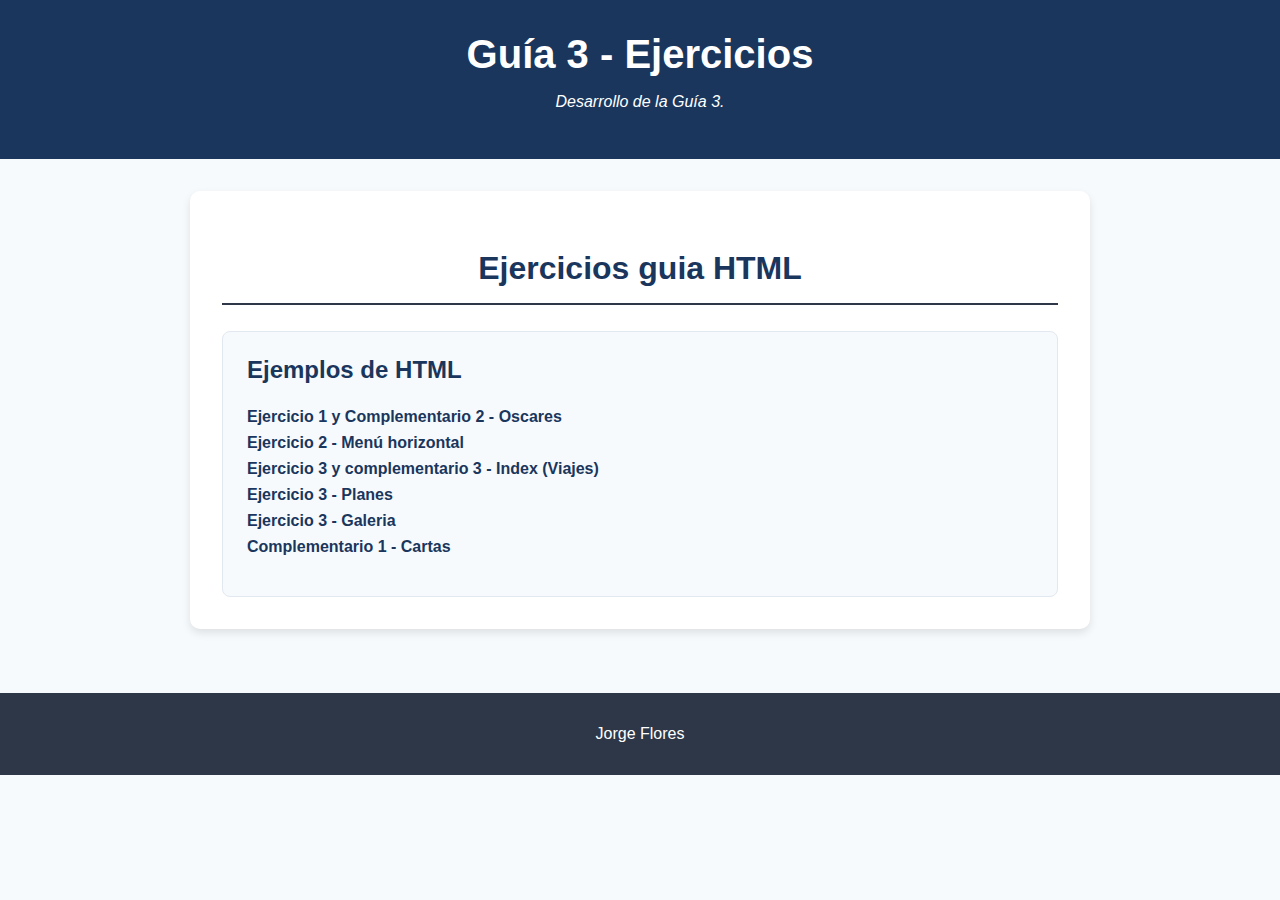
<file: index.html>
<!DOCTYPE html>
<html lang="es">
<head>
    <meta charset="UTF-8">
    <meta name="viewport" content="width=device-width, initial-scale=1.0">
    <title>Guía 3 </title>
    <link rel="stylesheet" href="css/styleIndex.css">
</head>
<body>
    <header>
        <h1>Guía 3 - Ejercicios</h1>
        <p class="descripcion">Desarrollo de la Guía 3.</p>
    </header>
    <main>
        <section class="ejemplos">
            <h2> Ejercicios guia HTML</h2>
            <div class="listado-container">
                <div class="listado-ejemplos">
                    <h3>Ejemplos de HTML</h3>
                    <ul>
                        <li><a href="oscares.html">Ejercicio 1 y Complementario 2 - Oscares</a></li>
                        <li><a href="menu_horizontal.html">Ejercicio 2 - Menú horizontal</a></li>
                        <li><a href="indexViajes.html">Ejercicio 3 y complementario 3 - Index (Viajes)</a></li>
                        <li><a href="planes.html">Ejercicio 3 - Planes</a></li>
                        <li><a href="galeria.html">Ejercicio 3 - Galeria</a></li>
                        <li><a href="analisis.html">Complementario 1 - Cartas</a></li>
                    </ul>
                </div>
               
            </div>
        </section>
    </main>
    <footer>
        <p> Jorge Flores </p>
    </footer>
</body>
</html>
</file>
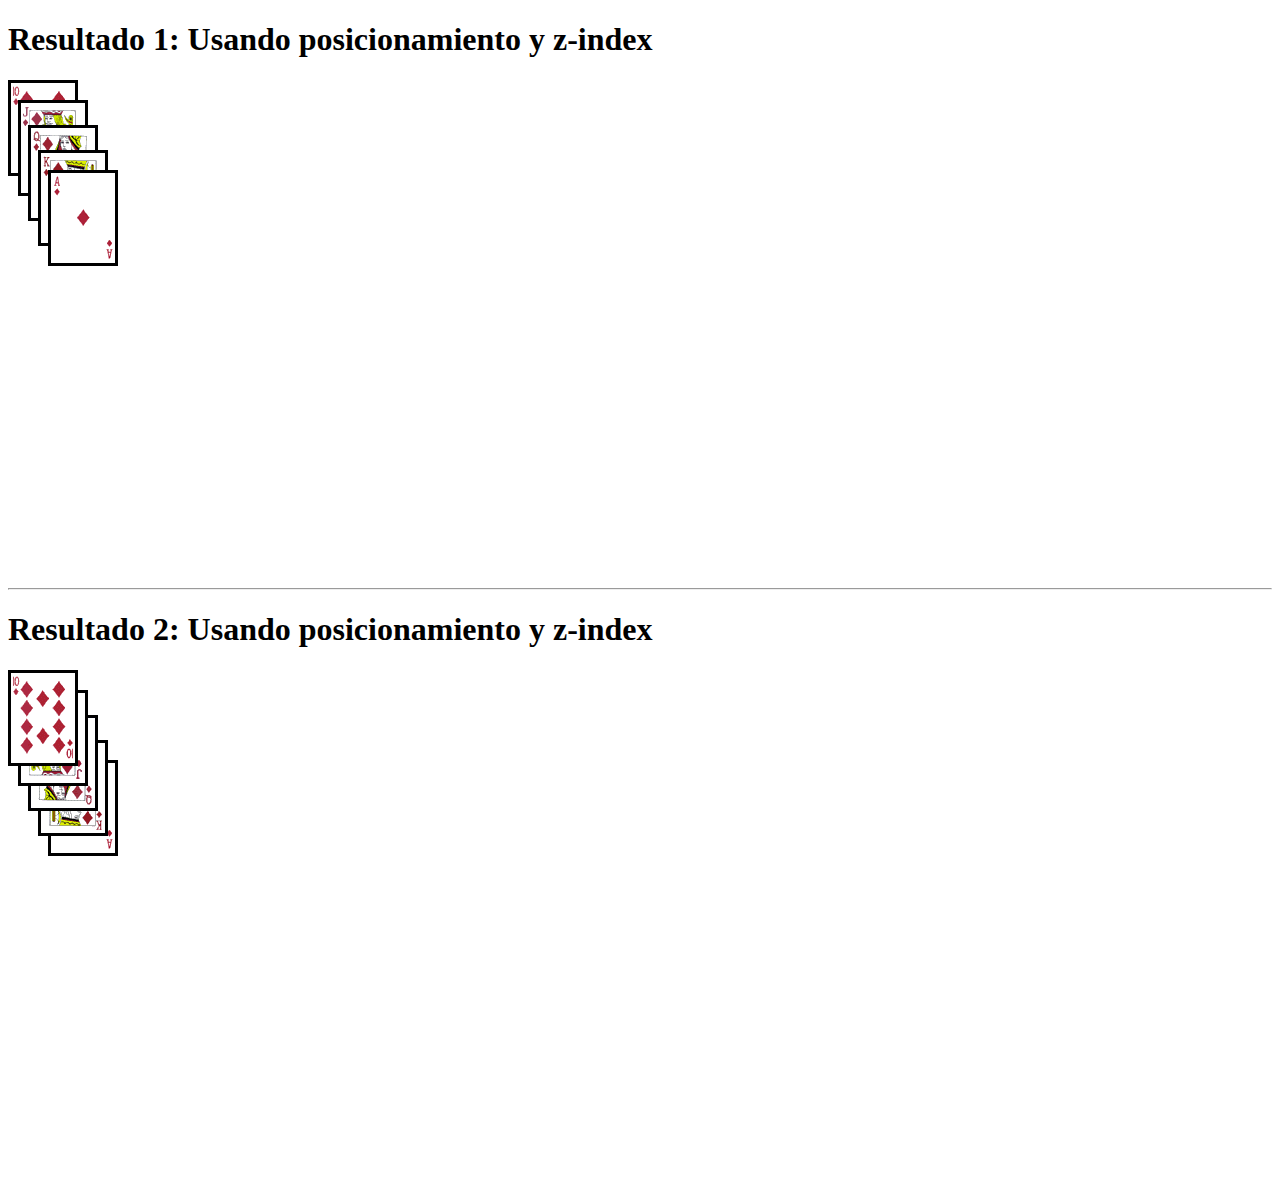
<file: analisis.html>
<!DOCTYPE html>
<html>
<head>
<title>Ejemplo Z-index</title>
<link rel="stylesheet" href="css/escaleraColores.css" type="text/css" media="all" />
</head>
<body>
<h1>Resultado 1: Usando posicionamiento y z-index</h1>
<div id="diez_de_diamantes">
<img src="img/diamonds_10.gif" alt="diez de diamantes">
</div>
<div id="sota_de_diamantes">
<img src="img/diamonds_jack.gif" alt="sota de diamantes">
</div>
<div id="reina_de_diamantes">
<img src="img/diamonds_queen.gif" alt="reina de diamantes">
</div>
<div id="rey_de_diamantes">
<img src="img/diamonds_king.gif" alt="rey de diamantes">
</div>
<div id="as_de_diamantes">
<img src="img/diamonds_ace.gif" alt="as de diamantes">
</div>

<hr>

<h1>Resultado 2: Usando posicionamiento y z-index</h1>
<div id="diez_de_diamantes2">
<img src="img/diamonds_10.gif" alt="diez de diamantes">
</div>
<div id="sota_de_diamantes2">
<img src="img/diamonds_jack.gif" alt="sota de diamantes">
</div>
<div id="reina_de_diamantes2">
<img src="img/diamonds_queen.gif" alt="reina de diamantes">
</div>
<div id="rey_de_diamantes2">
<img src="img/diamonds_king.gif" alt="rey de diamantes">
</div>
<div id="as_de_diamantes2">
<img src="img/diamonds_ace.gif" alt="as de diamantes">
</div>
</body>
</html>
</file>
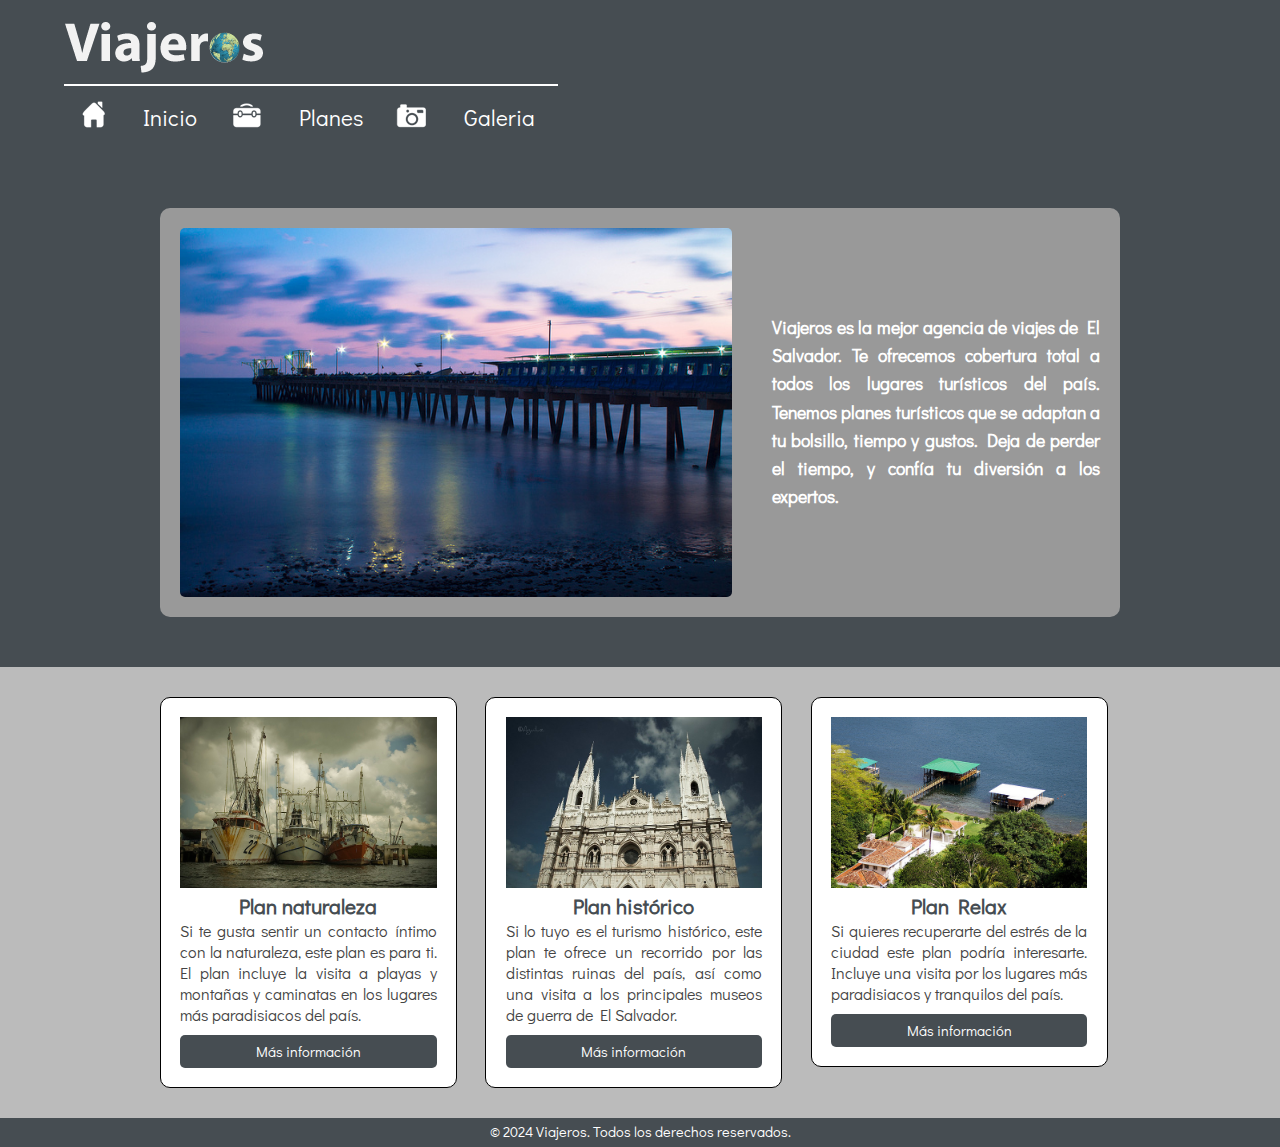
<file: galeria.html>
<!DOCTYPE html>
<html lang="es">
<head>
    <meta charset="UTF-8">
    <meta name="viewport" content="width=device-width, initial-scale=1.0">
    <title>Viajeros, agencia de viajes</title>
    <link rel="stylesheet" href="css/flexible.css">
    <link rel="stylesheet" href="css/menu_flexible.css">

    
    </head>
<body>
    <div id="superior">
        <div id="encabezado">
            <nav>
                <img src="img/turismo/logoViajeros.png" alt="Logo viajeros" width="200" height="54" id="logo">
                <ul>
                    <li><a href="index.html" id="inicio">Inicio</a></li>
                    <li><a href="planes.html" id="planes">Planes</a></li>
                    <li><a href="galeria.html" id="galeria">Galeria</a></li>
                </ul>
            </nav>
        </div>
    </div>


<div id="imgDesc">
  <div class="contenido-interno">
    <img src="img/turismo/puerto_la_libertad.jpg" alt="Imagen principal">
    <div id="descripcion">
      <p>
        Viajeros es la mejor agencia de viajes de El Salvador. Te ofrecemos
        cobertura total a todos los lugares turísticos del país. Tenemos planes
        turísticos que se adaptan a tu bolsillo, tiempo y gustos. Deja de perder el
        tiempo, y confía tu diversión a los expertos.
      </p>
    </div>
  </div>
</div>

    <section id="contenido">
        <div class="plan">
            <img src="img/turismo/puerto_triunfo.jpg" alt="Plan naturaleza"
        width="260" height="150">
            <h1>Plan naturaleza</h1>
        Si te gusta sentir un contacto íntimo con la naturaleza, este plan es para
        ti. El plan incluye la visita a playas y montañas y caminatas en los lugares
        más paradisiacos del país.
            <p class="boton"><a href="planes.html#galeriaNaturaleza">Más
        información</a></p>
        </div>
        <div class="plan">
            <img src="img/turismo/santa_ana.jpg" alt="Plan historico" width="260"
        height="150">
            <h1>Plan histórico</h1>
        Si lo tuyo es el turismo histórico, este plan te ofrece un recorrido por las
        distintas ruinas del país, así como una visita a los principales museos de
        guerra de El Salvador.
            <p class="boton"><a href="planes.html#galeriaHistorico">Más
        información</a></p>
        </div>
        <div class="plan">
            <img src="img/turismo/planRelax.jpg" alt="Plan relax" width="260"
        height="150">
            <h1>Plan Relax</h1>
        Si quieres recuperarte del estrés de la ciudad este plan podría interesarte.
        Incluye una visita por los lugares más paradisiacos y tranquilos del país.
            <p class="boton"><a href="planes.html#galeriaRelax">Más
        información</a></p>
        </div>
    </section>

    <footer>
        <p>&copy; 2024 Viajeros. Todos los derechos reservados.</p>
    </footer>

</body>
</html>
</file>
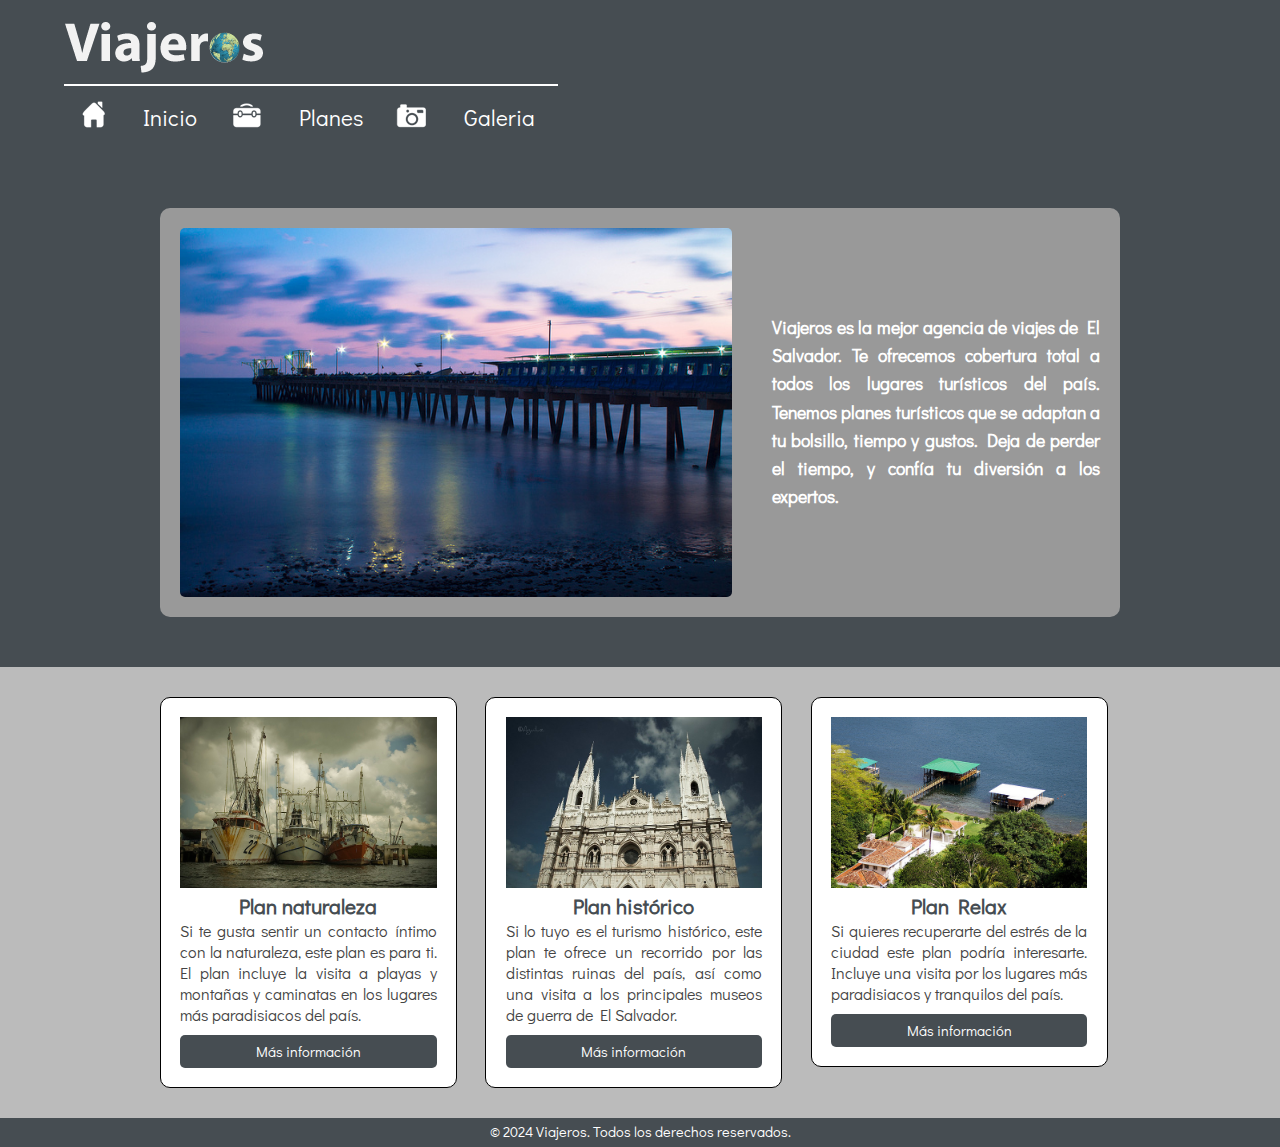
<file: indexViajes.html>
<!DOCTYPE html>
<html lang="es">
<head>
    <meta charset="UTF-8">
    <meta name="viewport" content="width=device-width, initial-scale=1.0">
    <title>Viajeros, agencia de viajes</title>
    <link rel="stylesheet" href="css/flexible.css">
    <link rel="stylesheet" href="css/menu_flexible.css">

    
    </head>
<body>
    <div id="superior">
        <div id="encabezado">
            <nav>
                <img src="img/turismo/logoViajeros.png" alt="Logo viajeros" width="200" height="54" id="logo">
                <ul>
                    <li><a href="index.html" id="inicio">Inicio</a></li>
                    <li><a href="planes.html" id="planes">Planes</a></li>
                    <li><a href="galeria.html" id="galeria">Galeria</a></li>
                </ul>
            </nav>
        </div>
    </div>


<div id="imgDesc">
  <div class="contenido-interno">
    <img src="img/turismo/puerto_la_libertad.jpg" alt="Imagen principal">
    <div id="descripcion">
      <p>
        Viajeros es la mejor agencia de viajes de El Salvador. Te ofrecemos
        cobertura total a todos los lugares turísticos del país. Tenemos planes
        turísticos que se adaptan a tu bolsillo, tiempo y gustos. Deja de perder el
        tiempo, y confía tu diversión a los expertos.
      </p>
    </div>
  </div>
</div>

    <section id="contenido">
        <div class="plan">
            <img src="img/turismo/puerto_triunfo.jpg" alt="Plan naturaleza"
        width="260" height="150">
            <h1>Plan naturaleza</h1>
        Si te gusta sentir un contacto íntimo con la naturaleza, este plan es para
        ti. El plan incluye la visita a playas y montañas y caminatas en los lugares
        más paradisiacos del país.
            <p class="boton"><a href="planes.html#galeriaNaturaleza">Más
        información</a></p>
        </div>
        <div class="plan">
            <img src="img/turismo/santa_ana.jpg" alt="Plan historico" width="260"
        height="150">
            <h1>Plan histórico</h1>
        Si lo tuyo es el turismo histórico, este plan te ofrece un recorrido por las
        distintas ruinas del país, así como una visita a los principales museos de
        guerra de El Salvador.
            <p class="boton"><a href="planes.html#galeriaHistorico">Más
        información</a></p>
        </div>
        <div class="plan">
            <img src="img/turismo/planRelax.jpg" alt="Plan relax" width="260"
        height="150">
            <h1>Plan Relax</h1>
        Si quieres recuperarte del estrés de la ciudad este plan podría interesarte.
        Incluye una visita por los lugares más paradisiacos y tranquilos del país.
            <p class="boton"><a href="planes.html#galeriaRelax">Más
        información</a></p>
        </div>
    </section>

    <footer>
        <p>&copy; 2024 Viajeros. Todos los derechos reservados.</p>
    </footer>

</body>
</html>
</file>
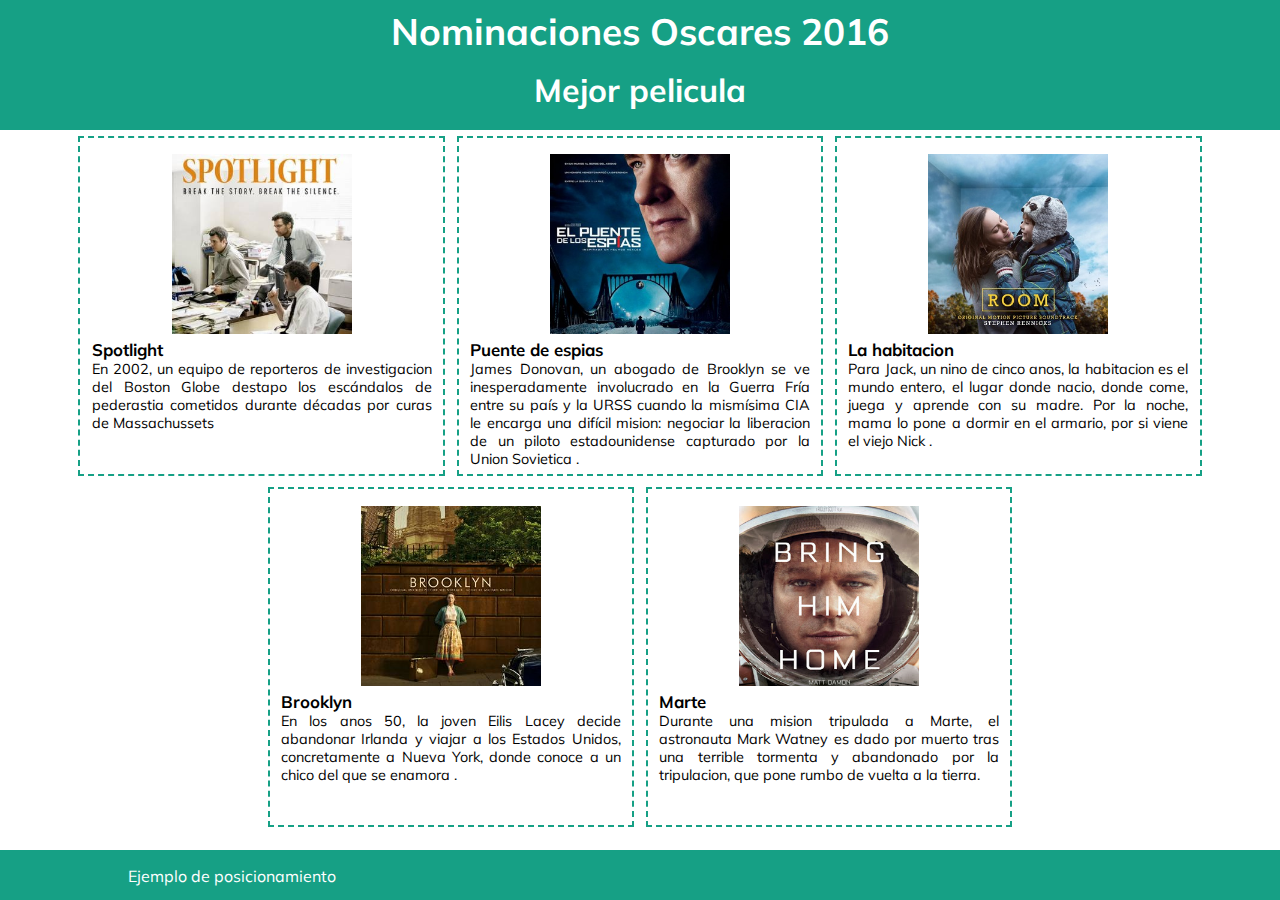
<file: oscares.html>
<!DOCTYPE html>
<html lang="en">
<head>
    <meta charset="UTF-8">
    <meta name="viewport" content="width=device-width, initial-scale=1.0">
    <title>Nominaciones mejor pelicula</title>
    <link rel="stylesheet" href="css/style.css">
</head>
<body>
    <header>
    <div>
        <h1>Nominaciones Oscares 2016</h1>
        <h2>Mejor pelicula</h2>
    </div>
    </header>
    <section>
        <article>
            <img src="img/spotlight.jpg" alt="">
            <h3>Spotlight</h3>
            <p>En 2002, un equipo de reporteros de investigacion del Boston Globe destapo los
            escándalos de pederastia cometidos durante décadas por curas de Massachussets </p>
        </article>
        <article>
            <img src="img/renacido.jpg" alt="">
            <h3>E1 renacido</h3>
            <p> En las profundidades de la América salvaje, el explorador Hugh Glass participa
            junto a su hijo mestizo Hawk en una expedicion de tramperos que recolecta pieles.
            Glass resulta gravemente herido por el ataque de un oso y es abandonado a su
            suerte por un traicionero miembro de su equipo, John Fitzgerald .</p>
        </article>
        <article>
            <img src="img/espias.jpg" alt="">
            <h3>Puente de espias</h3>
            <p>James Donovan, un abogado de Brooklyn se ve inesperadamente involucrado en la
            Guerra Fría entre su país y la URSS cuando la mismísima CIA le encarga una difícil
            mision: negociar la liberacion de un piloto estadounidense capturado por la Union
            Sovietica .</p>
        </article>
        <article>
            <img src="img/room.jpg" alt="">
            <h3>La habitacion</h3>
            <p>Para Jack, un nino de cinco anos, la habitacion es el mundo entero, el lugar
            donde nacio, donde come, juega y aprende con su madre. Por la noche, mama lo pone
            a dormir en el armario, por si viene el viejo Nick .</p>
            </article>
        <article>
            <img src="img/brooklyn.jpg" alt="">
            <h3>Brooklyn</h3>
            <p>En los anos 50, la joven Eilis Lacey decide abandonar Irlanda y viajar a los
            Estados Unidos, concretamente a Nueva York, donde conoce a un chico del que se
            enamora .</p>
        </article>
        <article>
            <img src="img/marte.jpg" alt="">
            <h3>Marte</h3>
            <p>Durante una mision tripulada a Marte, el astronauta Mark Watney es dado por muerto tras una terrible tormenta y 
                abandonado por la tripulacion, que pone rumbo de vuelta a la tierra.</p>
        </article>
    </section>
    <footer>
        <div>
            Ejemplo de posicionamiento
        </div>
    </footer>
</body>
</html>
</file>
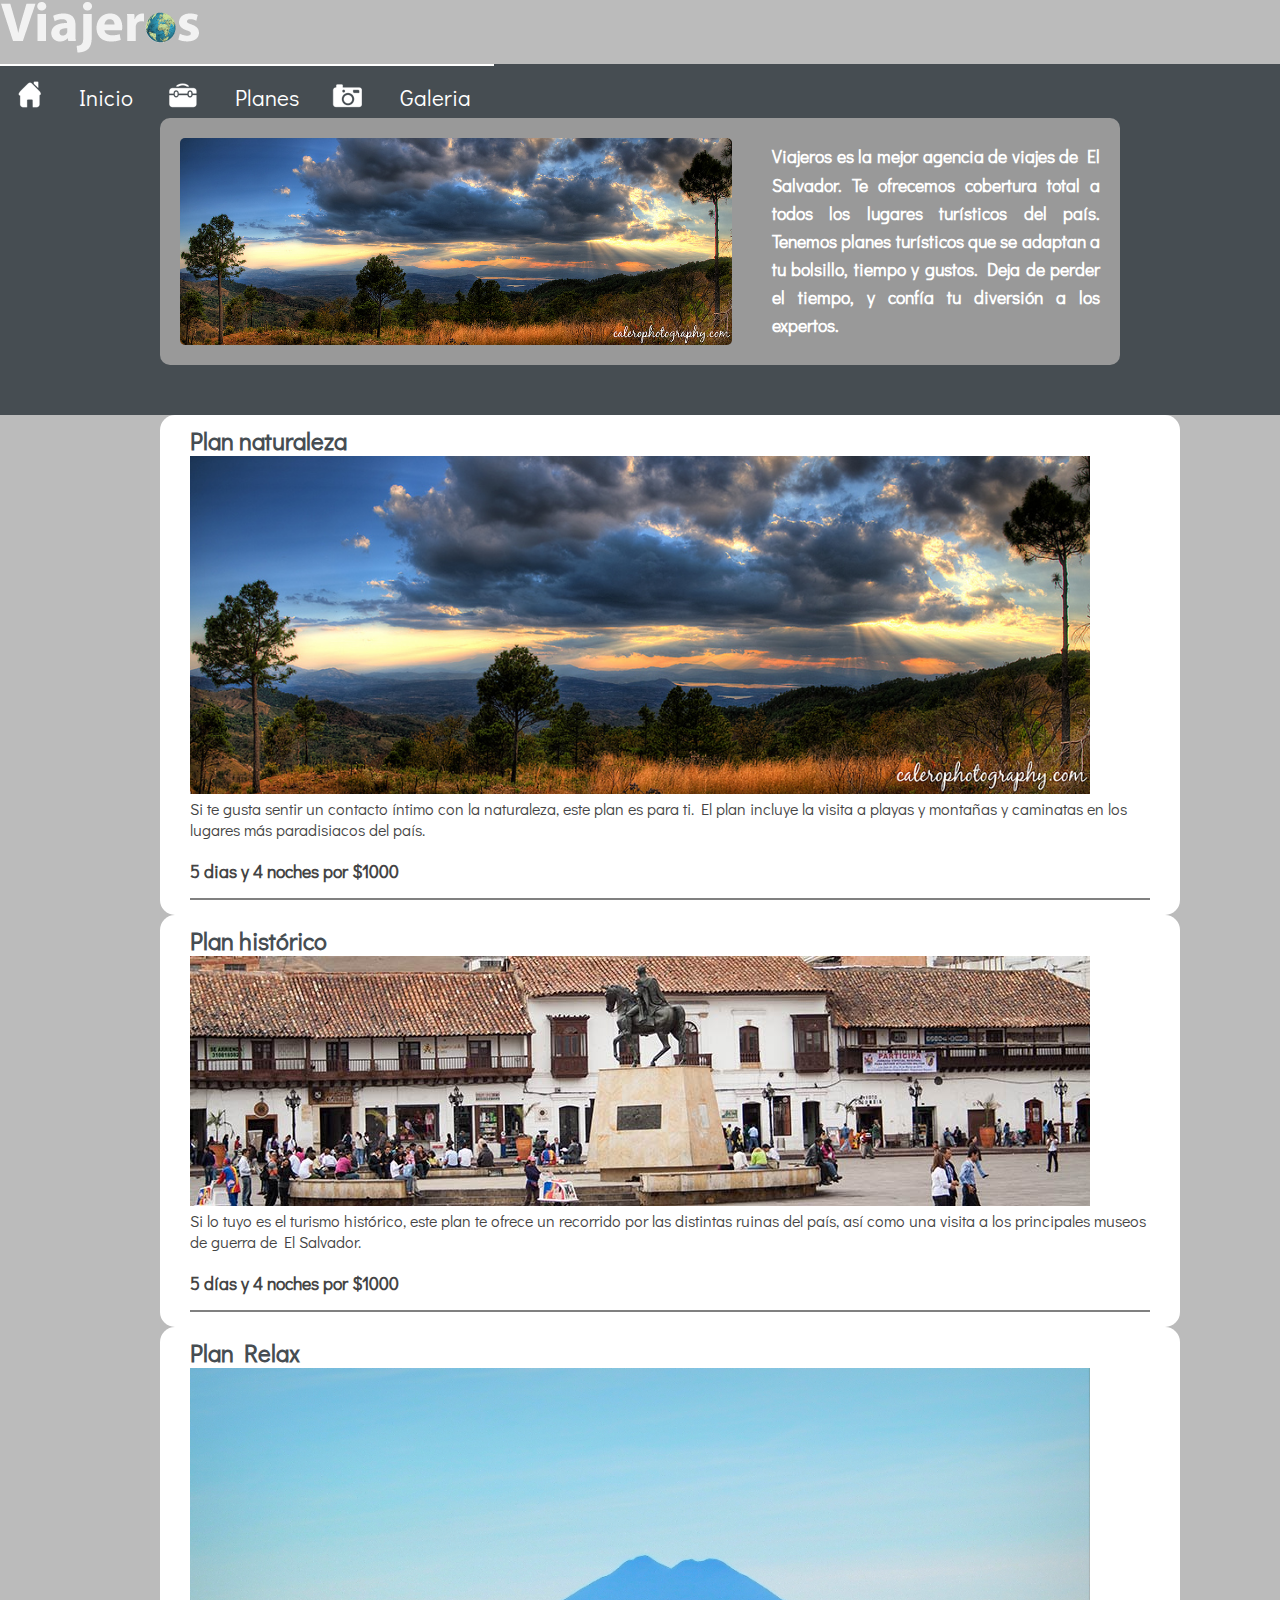
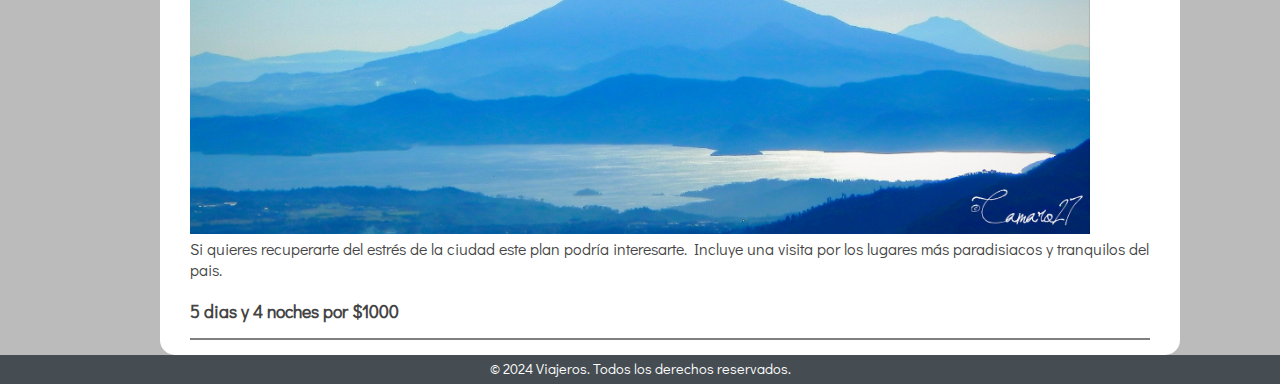
<file: planes.html>
<!DOCTYPE html>
<html lang="es">
<head>
    <meta charset="UTF-8">
    <meta name="viewport" content="width=device-width, initial-scale=1.0">
    <title>Viajeros, agencia de viajes</title>
    <link rel="stylesheet" href="css/flexible.css">
    <link rel="stylesheet" href="css/menu_flexible.css">
</head>
<body>
    <nav>
        <img src="img/turismo/logoViajeros.png" alt="Logo viajeros" width="200" height="54" id="logo">
        <ul>
            <li><a href="index.html" id="inicio">Inicio</a></li>
            <li><a href="planes.html" id="planes">Planes</a></li>
            <li><a href="galeria.html" id="galeria">Galeria</a></li>
        </ul>
    </nav>

    <div id="imgDesc">
        <div class="contenido-interno">
            <img src="img/turismo/galeriaNaturaleza.jpg" alt="Plan naturaleza">
            <div id="descripcion">
                <p>Viajeros es la mejor agencia de viajes de El Salvador. Te ofrecemos cobertura total a todos los lugares turísticos del país. Tenemos planes turísticos que se adaptan a tu bolsillo, tiempo y gustos. Deja de perder el tiempo, y confía tu diversión a los expertos.</p>
            </div>
        </div>
    </div>

    <section id="contenido">
        <div class="planes" id="galeriaNaturaleza">
            <h1>Plan naturaleza</h1>
            <img src="img/turismo/galeriaNaturaleza.jpg" alt="Plan naturaleza" width="900">
            <p>Si te gusta sentir un contacto íntimo con la naturaleza, este plan es para ti. El plan incluye la visita a playas y montañas y caminatas en los lugares más paradisiacos del país.</p>
            <p class="precio">5 dias y 4 noches por $1000</p>
        </div>
        <div class="planes" id="galeriaHistorico">
            <h1>Plan histórico</h1>
            <img src="img/turismo/galeriaHistorico.jpg" alt="Plan Historico" width="900">
            <p>Si lo tuyo es el turismo histórico, este plan te ofrece un recorrido por las distintas ruinas del país, así como una visita a los principales museos de guerra de El Salvador.</p>
            <p class="precio">5 días y 4 noches por $1000</p>
        </div>
        <div class="planes" id="galeriaRelax">
            <h1>Plan Relax</h1>
            <img src="img/turismo/galeriaRelax.jpg" alt="Plan relax" width="900">
            <p>Si quieres recuperarte del estrés de la ciudad este plan podría interesarte. Incluye una visita por los lugares más paradisiacos y tranquilos del pais.</p>
            <p class="precio">5 dias y 4 noches por $1000</p>
        </div>
    </section>

    <footer>
        <p>&copy; 2024 Viajeros. Todos los derechos reservados.</p>
    </footer>
</body>
</html>
</file>
<file: css/styleIndex.css>
:root {
    --azul-oscuro: #1a365d;
    --azul-medio: #2d3748;
    --gris-claro: #f7fafc;
    --texto-blanco: #ffffff;
    --texto-oscuro: #2d3748;
}

body {
    font-family: Arial, sans-serif;
    background-color: var(--gris-claro);
    color: var(--texto-oscuro);
    margin: 0;
    padding: 0;
    min-height: 100vh;
}

header {
    background-color: var(--azul-oscuro);
    color: var(--texto-blanco);
    padding: 2rem;
    text-align: center;
}

h1 {
    margin: 0;
    font-size: 2.5rem;
}

.descripcion {
    margin-top: 1rem;
    font-style: italic;
}

main {
    padding: 2rem;
    max-width: 900px;
    margin: 0 auto;
}

.ejemplos {
    background-color: white;
    padding: 2rem;
    border-radius: 10px;
    box-shadow: 0 4px 8px rgba(0, 0, 0, 0.1);
    gap: 2rem;
}

.listado-container {
    display: flex; 
    justify-content: space-between;
    gap: 2rem; 
    flex-wrap: wrap; 
}

h2 {
    text-align: center;
    color: var(--azul-oscuro);
    border-bottom: 2px solid var(--azul-medio);
    padding-bottom: 1rem;
    font-size: 2rem;
}

.listado-ejemplos {
    background-color: var(--gris-claro);
    border: 1px solid #e2e8f0;
    border-radius: 8px;
    padding: 1.5rem;
    flex: 1; 
}

h3 {
    margin-top: 0;
    color: var(--azul-oscuro);
    font-size: 1.5rem;
}

ul {
    list-style-type: none;
    padding: 0;
}

li {
    margin-bottom: 0.5rem;
}

a {
    color: var(--azul-oscuro);
    text-decoration: none;
    font-weight: bold;
}

a:hover {
    color: var(--azul-medio);
}

footer {
    background-color: var(--azul-medio);
    color: var(--texto-blanco);
    text-align: center;
    padding: 1rem;
    margin-top: 2rem;
}
</file>
<file: css/escaleraColores.css>
/* Estilos generales */
body {
    background-color: white;
}

div {
    position: relative;
}

.ejemplo-container {
    overflow: hidden;
    margin-bottom: 50px; 
}


/*  Apilamiento en cascada */


div {
    position: relative;
}

#diez_de_diamantes {
    left: 0px;
    top: 0px;
    z-index: 1; 
}

#sota_de_diamantes {
    left: 10px;
    top: -80px;
    z-index: 2;
}

#reina_de_diamantes {
    left: 20px;
    top: -155px;
    z-index: 3;
}

#rey_de_diamantes {
    left: 30px;
    top: -230px;
    z-index: 4;
}

#as_de_diamantes {
    left: 40px;
    top: -310px;
    z-index: 5;
}

/* Apilamiento con z-index */

#diez_de_diamantes2 {
    left: 0px;
    top: 0px;
    z-index: 5; 
}

#sota_de_diamantes2 {
    left: 10px;
    top: -80px;
    z-index: 4;
}

#reina_de_diamantes2 {
    left: 20px;
    top: -155px;
    z-index: 3;
}

#rey_de_diamantes2 {
    left: 30px;
    top: -230px;
    z-index: 2;
}

#as_de_diamantes2 {
    left: 40px;
    top: -310px;
    z-index: 1; 
}
</file>
<file: css/flexible.css>
/* estilos flexibles */
/* fonts */
@import url('http://fonts.googleapis.com/css?family=Didact+Gothic');

* {
    font-family: 'Didact Gothic', sans-serif;
    margin: 0;
    padding: 0;
}

/*Estilos iniciales*/
body {
    margin: 0px;
    background-color: #BBB;
    color: #444;
}

h1 {
    font-size: 1.3em;
    text-align: center;
    color: #464d52;
}

/* Encabezado y navegación */
#encabezado {
    width: 100%;
    height: auto;
    background-color: #464d52;
    overflow: hidden;
    display: flex;
    flex-direction: row;      
    justify-content: center; 
    align-items: center;    
    padding: 20px 5%;
    box-sizing: border-box;
}

#logo {
    font-size: 2.5em;
    color: white;
    font-weight: bold;
    display: flex;
    align-items: center; 
    margin-bottom: 10px; 
}

/* MENU */
nav {
    width: 100%;
    font-size: 1.4em;
    border-top: none; 
    padding-top: 0; 
}

nav ul {
    list-style: none;
    margin: 0;
    padding: 0;
    display: flex;
    justify-content: center; 
    align-items: center;
}

nav ul li {
    margin: 0 15px;
}

nav ul li a {
    text-decoration: none;
    padding: 0.3em 0.5em;
    display: flex;
    align-items: center; 
    color: white;
}

nav ul li a:hover {
    color: #AAA;
    transform: scale(1.1);
}

nav ul li a::before {
    content: '';
    display: inline-block;
    width: 20px;
    height: 20px;
    background-size: contain;
    background-repeat: no-repeat;
    margin-right: 8px;
}

/* Contenedor de la imagen y la descripción */
#imgDesc {
    width: 100%;
    background-color: #464d52;
    padding: 50px 0;
}

#imgDesc .contenido-interno {
    width: 90%;
    max-width: 960px;
    margin: 0 auto;
    display: flex !important; 
    flex-direction: row !important; 
    flex-wrap: nowrap !important; 
    gap: 20px;
    background-color: #999; 
    padding: 20px;
    border-radius: 10px;
    box-sizing: border-box;
    min-width: 650px;
}

#imgDesc .contenido-interno img {
    max-width: 600px;
    width: 60%;
    height: auto;
    border-radius: 5px;
    margin-right: 20px; 
}

#imgDesc img {
    max-width: 600px;
    width: 60%;
    height: auto;
    border-radius: 5px;
    float: left;
    margin-right: 20px;
}

#descripcion {
    width: 40%;
    color: white;
    display: flex;
    align-items: center;
}

#descripcion p {
    margin: 0;
    font-weight: bold;
    line-height: 1.6;
    text-align: justify;
    font-size: 1.1em;
}

/* Contenido principal de las páginas */
#contenido {
    width: 80%;
    margin: 0px auto;
    min-width: 650px;
    max-width: 960px;
}

/* footer */
footer {
    text-align: center;
    margin: 0;
    font-size: .9em;
    line-height: 2;
    clear: both;
    background-color: #464d52;
    color: white;
    width: 100%;
}

/* INDEX */
.plan {
    width: 26.7%;
    padding: 2%;
    margin: 30px 1.5%;
    background-color: white;
    border: solid 1px black;
    border-radius: 10px;
    float: left;
    text-align: justify;
}

.plan img {
    width: 100%;
    height: auto;
}

#contenido div:nth-child(3n+1) {
    margin-left: 0px;
}

#contenido div:nth-child(3n) {
    margin-right: 0px;
}

.boton {
    background-color: #464d52;
    padding: 7px;
    border-radius: 5px;
    color: white;
    margin-top: 10px;
    font-size: .9em;
    text-align: center;
    vertical-align: middle;
    cursor: pointer;
    transition: background 1s;
}

.boton:hover {
    background: #5077c7;
}

.boton a {
    text-decoration: none;
    color: white;
    width: 100%;
    display: block;
}

/*  PLANES  */
.planes {
    width: 100%;
    border-radius: 15px;
    background: white;
    padding: 10px 30px;
}

.planes h1 {
    text-align: left;
    font-size: 1.5em;
}

.planes .precio {
    font-size: 1.1em;
    margin: 20px 0 5px;
    padding-bottom: 15px;
    border-bottom: solid 2px grey;
    font-weight: bold;
}

/* GALERIA  */
#galeria .plna p {
    text-align: center;
    font-style: italic;
}

#galeria .plan {
    margin: 30px 1.4% 10px;
    display: inline-block;
    float: none;
    vertical-align: top;
    font-size: 1em;
    margin-bottom: 10px;
    padding-bottom: 1px;
}
</file>
<file: css/menu_flexible.css>
/*MENU_FLEXIBLE*/
nav {
    width: 100%;
    font-size: 1.4em;
}

nav ul {
    list-style: none;
    margin: 0;
    float: left;
    border-top: solid 2px white; 
}

nav ul li {
    float: left;
    margin: 0;
    padding: 10px 0 0 0;
}


nav ul li a {
    text-decoration: none;
    padding: 0.3em 0.5em;
    margin: 0em 0.5em;
    display: block;
    color: white;
}

nav ul li a:hover{
    color: #AAA;
    transform:scale(1.25);
}

nav ul li a#inicio{
    background: url( ../img/turismo/home.png) no-repeat 0px 3px;
    padding-left: 40px;
}

nav ul li a#planes{
    background: url( ../img/turismo/planes.png) no-repeat 0px 3px;
    padding-left: 40px;
}

nav ul li a#galeria{
    background: url( ../img/turismo/galeria.png) no-repeat 0px 3px;
    padding-left: 40px;
}
</file>
<file: css/style.css>
@import url('https://fonts.googleapis.com/css2?family=Muli');

* {
    margin: 0;
    padding: 0;
}

body {
    font-family: 'Muli', sans-serif;
    text-align: justify;
    padding-top: 130px;
    padding-bottom: 50px;
}

header {
    background: #16A085;
    height: 130px;
    overflow: hidden;
    text-align: center;
    position: fixed;
    top: 0;
    width: 100%;
    z-index: 100;
}

footer {
    background: #16A085;
    height: 50px;
    position: fixed;
    bottom: 0;
    width: 100%;
    z-index: 100;
}

footer div {
    padding-top: 1rem;
}

header div,
footer div {
    width: 80%;
    margin: 0 auto;
    color: white;
}

h1 {
    font-size: 2.3rem;
    margin-bottom: 1rem;
    padding-top: 0.5rem;
}

h2 {
    font-size: 2rem;
}

section {
    width: 90%;
    margin: 0 auto;
    display: flex;
    flex-wrap: wrap;
    justify-content: center;
}

section::after {
    display: none;
}

section article {
    font-size: 0.9rem;
    height: 340px;
    width: calc(33.33% - 1.5%);
    margin: 0.5%; 
    border: 2px dashed #16A085;
    padding: 1%;
    box-sizing: border-box;
    overflow: hidden;
}

section article img {
    height: 180px;
    max-width: 80%;
    margin: 5px auto;
    display: block;
}

section article:nth-child(2) {
    background-color: rgba(70, 130, 180, 0.9);
    position: static;
    left: 100px;
    top: 50px;
    display: none;
}
</file>
